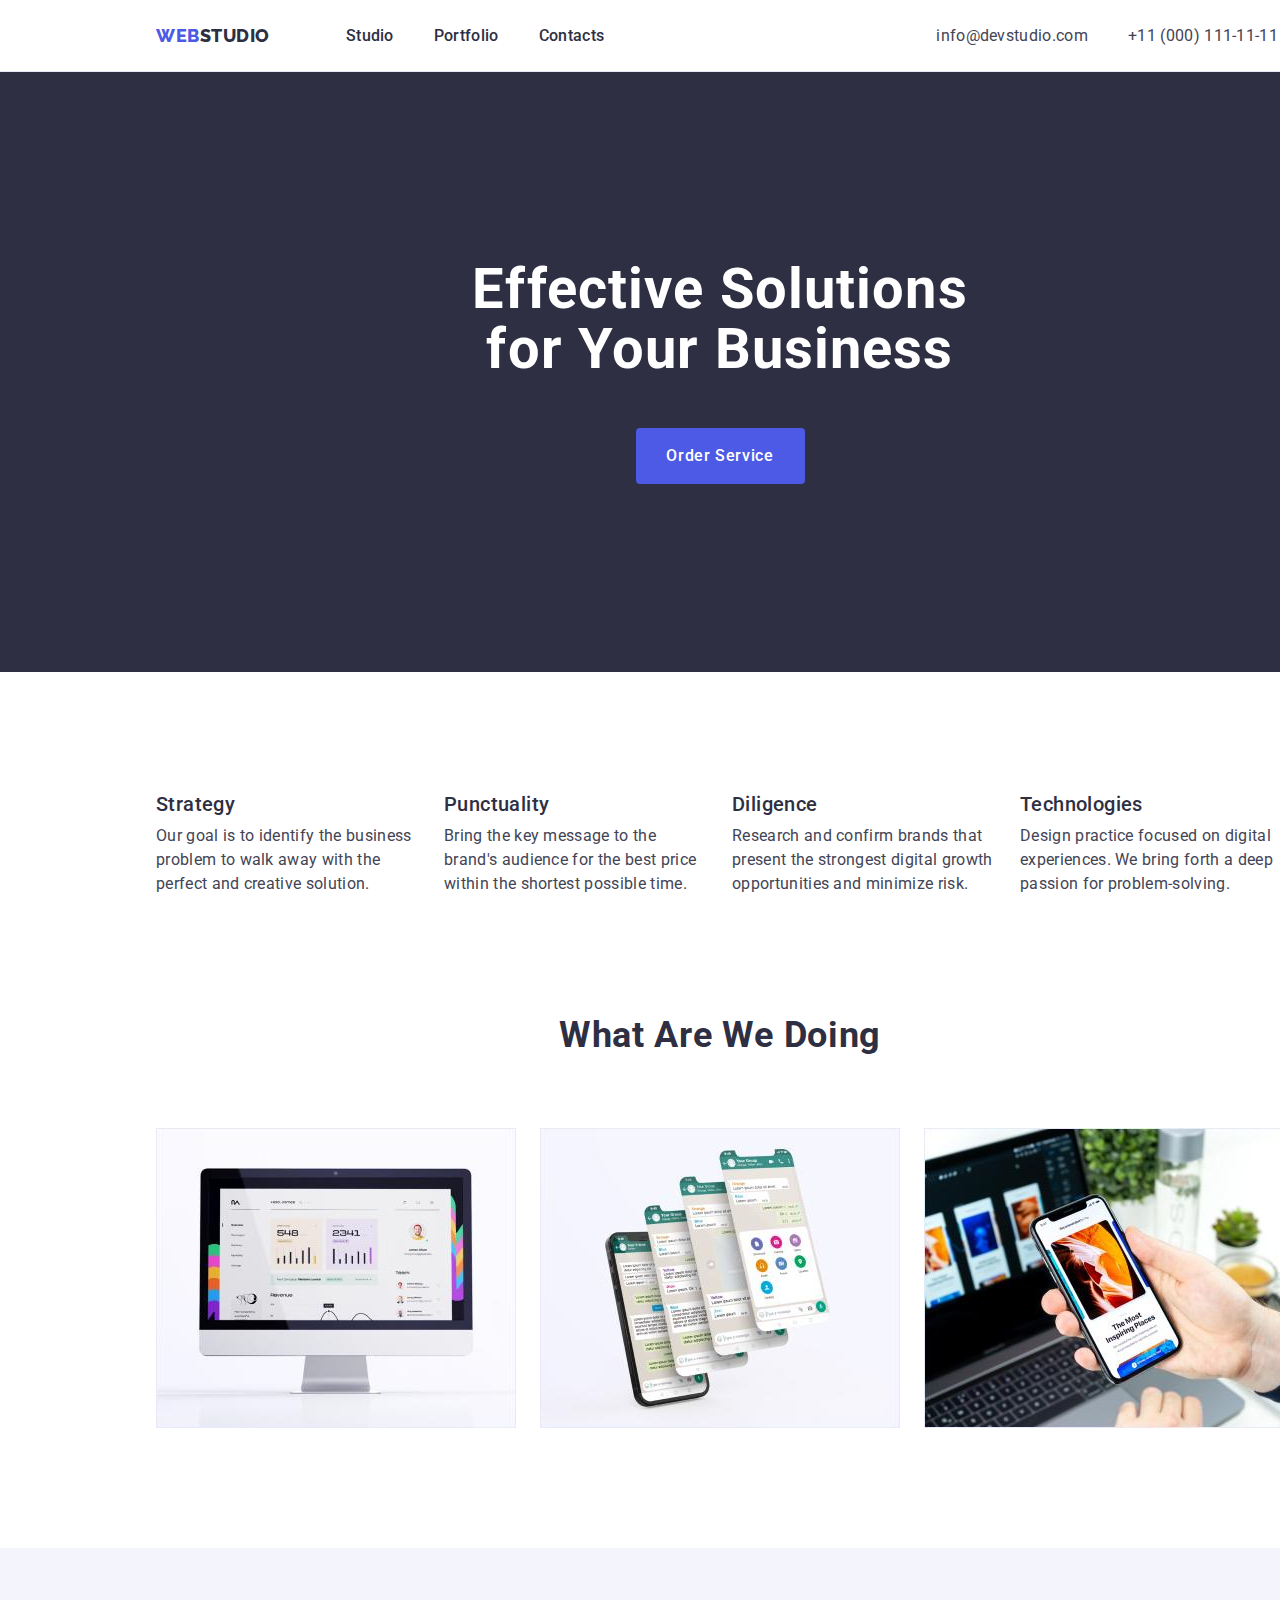
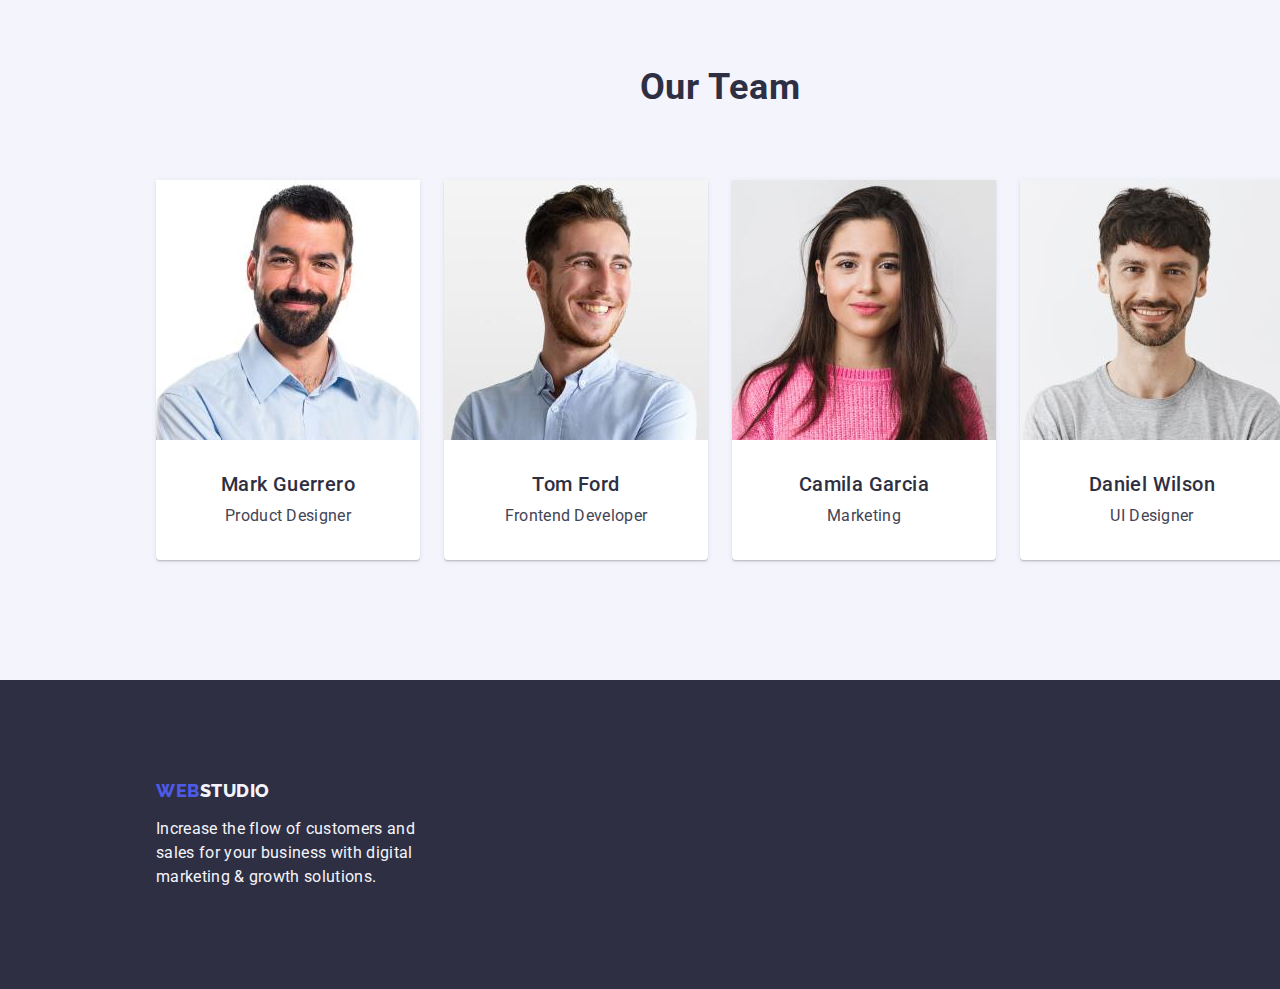
<file: index.html>
<!DOCTYPE html>
<html lang="en">
  <head>
    <meta charset="UTF-8" />
    <meta http-equiv="X-UA-Compatible" content="IE=edge" />
    <meta name="viewport" content="width=device-width, initial-scale=1.0" />
    <link rel="preconnect" href="https://fonts.googleapis.com" />
    <link rel="preconnect" href="https://fonts.gstatic.com" crossorigin />
    <link
      href="https://fonts.googleapis.com/css2?family=Raleway:wght@800&family=Roboto:wght@400;500;700;900&display=swap"
      rel="stylesheet"
    />
    <link rel="stylesheet" href="./css/modern-normalize.min.css" />
    <link rel="stylesheet" href="./css/styles.css" />
    <title>Studio</title>
  </head>
  <body>
    <!-- <div class="container"> -->
    <!-- header -->
    <header class="header">
      <div class="header-div container">
        <nav class="header-nav">
          <!-- logo -->

          <a class="header-logo-main link" href="./index.html"
            >Web<span class="header-logo-part">Studio</span></a
          >
          <!-- menu -->
          <!-- использовать ли тут меню, или лучше юл? по семантике вроде как лучше меню? -->
          <ul class="list header-list">
            <li class="header-menu-list">
              <a class="header-menu-list-properties link" href="./index.html"
                >Studio</a
              >
            </li>
            <li class="header-menu-list">
              <a
                class="header-menu-list-properties link"
                href="./portfolio.html"
                >Portfolio</a
              >
            </li>
            <li class="header-menu-list">
              <a class="header-menu-list-properties link" href="">Contacts</a>
            </li>
          </ul>
        </nav>
        <!-- contacts -->
        <address class="header-contacts">
          <ul class="list header-contacts-list">
            <li class="contacts-item">
              <a class="contacts-link link" href="mailto:info@devstudio.com"
                >info@devstudio.com</a
              >
            </li>
            <li class="contacts-item">
              <a class="contacts-link link" href="tel:+110001111111"
                >+11 (000) 111-11-11</a
              >
            </li>
          </ul>
        </address>
      </div>
    </header>

    <!-- block solutions/ welcome page -->
    <main>
      <section class="welcome-page">
        <div class="container hero">
          <h1 class="h-one">Effective Solutions for Your Business</h1>
          <!-- <input type="button" value="Order Service" /> -->
          <button class="main-button" type="button">Order Service</button>
        </div>
      </section>

      <!-- section one goals -->
      <section class="our-goal">
        <div class="goal-container container">
          <h2 class="visually-hidden">Our Goal</h2>
          <ul class="goal-list list">
            <li class="goal-list-li">
              <h3 class="h-three">Strategy</h3>
              <p class="goal-p">
                Our goal is to identify the business problem to walk away with
                the perfect and creative solution.
              </p>
            </li>
            <li class="goal-list-li">
              <h3 class="h-three">Punctuality</h3>
              <p class="goal-p">
                Bring the key message to the brand's audience for the best price
                within the shortest possible time.
              </p>
            </li>
            <li class="goal-list-li">
              <h3 class="h-three">Diligence</h3>
              <p class="goal-p">
                Research and confirm brands that present the strongest digital
                growth opportunities and minimize risk.
              </p>
            </li>
            <li class="goal-list-li">
              <h3 class="h-three">Technologies</h3>
              <p class="goal-p">
                Design practice focused on digital experiences. We bring forth a
                deep passion for problem-solving.
              </p>
            </li>
          </ul>
        </div>
      </section>
      <!-- section two about our job -->
      <!-- по поводу альтов у данных изображений возникают сомнения -->
      <section class="section-two">
        <div class="do-container container">
          <h2 class="h-two">What are we doing</h2>
          <ul class="images-list list">
            <li class="images-work">
              <img
                src="./images/desktopapp.jpg"
                alt="desktop app"
                width="360"
                height="300"
              />
            </li>
            <li class="images-work">
              <img
                src="./images/mobilesupport.jpg"
                alt="mobile support"
                width="360"
                height="300"
              />
            </li>
            <li class="images-work">
              <img
                src="./images/mobileapp.jpg"
                alt="mobile app"
                width="360"
                height="300"
              />
            </li>
          </ul>
        </div>
      </section>

      <section class="section-employee">
        <div class="employee-container container">
          <h2 class="h-two">Our Team</h2>
          <ul class="employee-list list">
            <li class="employee-card">
              <img
                src="./images/employeephoto1.jpg"
                alt="Mark Guerrero photo"
                width="264"
                height="260"
              />
              <div class="employee-card-text">
                <h3 class="h-three">Mark Guerrero</h3>
                <p class="goal-p">Product Designer</p>
              </div>
            </li>
            <li class="employee-card">
              <img
                src="./images/employeephoto2.jpg"
                alt="Tom Ford photo"
                width="264"
                height="260"
              />
              <div class="employee-card-text">
                <h3 class="h-three">Tom Ford</h3>
                <p class="goal-p">Frontend Developer</p>
              </div>
            </li>
            <li class="employee-card">
              <img
                src="./images/employeephoto3.jpg"
                alt="Camila Garcia photo"
                width="264"
                height="260"
              />
              <div class="employee-card-text">
                <h3 class="h-three">Camila Garcia</h3>
                <p class="goal-p">Marketing</p>
              </div>
            </li>
            <li class="employee-card">
              <img
                src="./images/employeephoto4.jpg"
                alt="Daniel Wilson photo"
                width="264"
                height="260"
              />
              <div class="employee-card-text">
                <h3 class="h-three">Daniel Wilson</h3>
                <p class="goal-p">UI Designer</p>
              </div>
              <!-- <ul class="social-media-list">
              <li>
                <div class="social-meadia-instagram">
                  <a
                    class="instagram-icon"
                    href="https://www.instagram.com/"
                    target="_blank"
                    ><img src="./images/instagram.svg" alt="instagram logo"
                  /></a>
                </div>
              </li>
              <li>
                <div class="social-meadia-twitter">
                  <a
                    class="instagram-twitter"
                    href="https://www.twitter.com/"
                    target="_blank"
                    ><img src="./images/twitter.svg" alt="twitter logo"
                  /></a>
                </div>
              </li>
              <li>
                <div class="social-meadia-facebook">
                  <a
                    class="instagram-facebook"
                    href="https://www.facebook.com/"
                    target="_blank"
                    ><img src="./images/facebook.svg" alt="facebook logo"
                  /></a>
                </div>
              </li>
              <li>
                <div class="social-meadia-linkedin">
                  <a
                    class="instagram-linkedin"
                    href="https://www.linkedin.com/"
                    target="_blank"
                    ><img src="./images/linkedin.svg" alt="linkedin logo"
                  /></a>
                </div>
              </li>
            </ul> -->
            </li>
          </ul>
        </div>
      </section>
    </main>

    <footer class="footer-main">
      <div class="footer-container container">
        <a class="footer-logo-main link" href="./index.html"
          >Web<span class="footer-logo-part">Studio</span></a
        >

        <p class="footer-text">
          Increase the flow of customers and <br />
          sales for your business with digital <br />
          marketing & growth solutions.
        </p>
      </div>
    </footer>
    <!-- </div> -->
  </body>
</html>
</file>
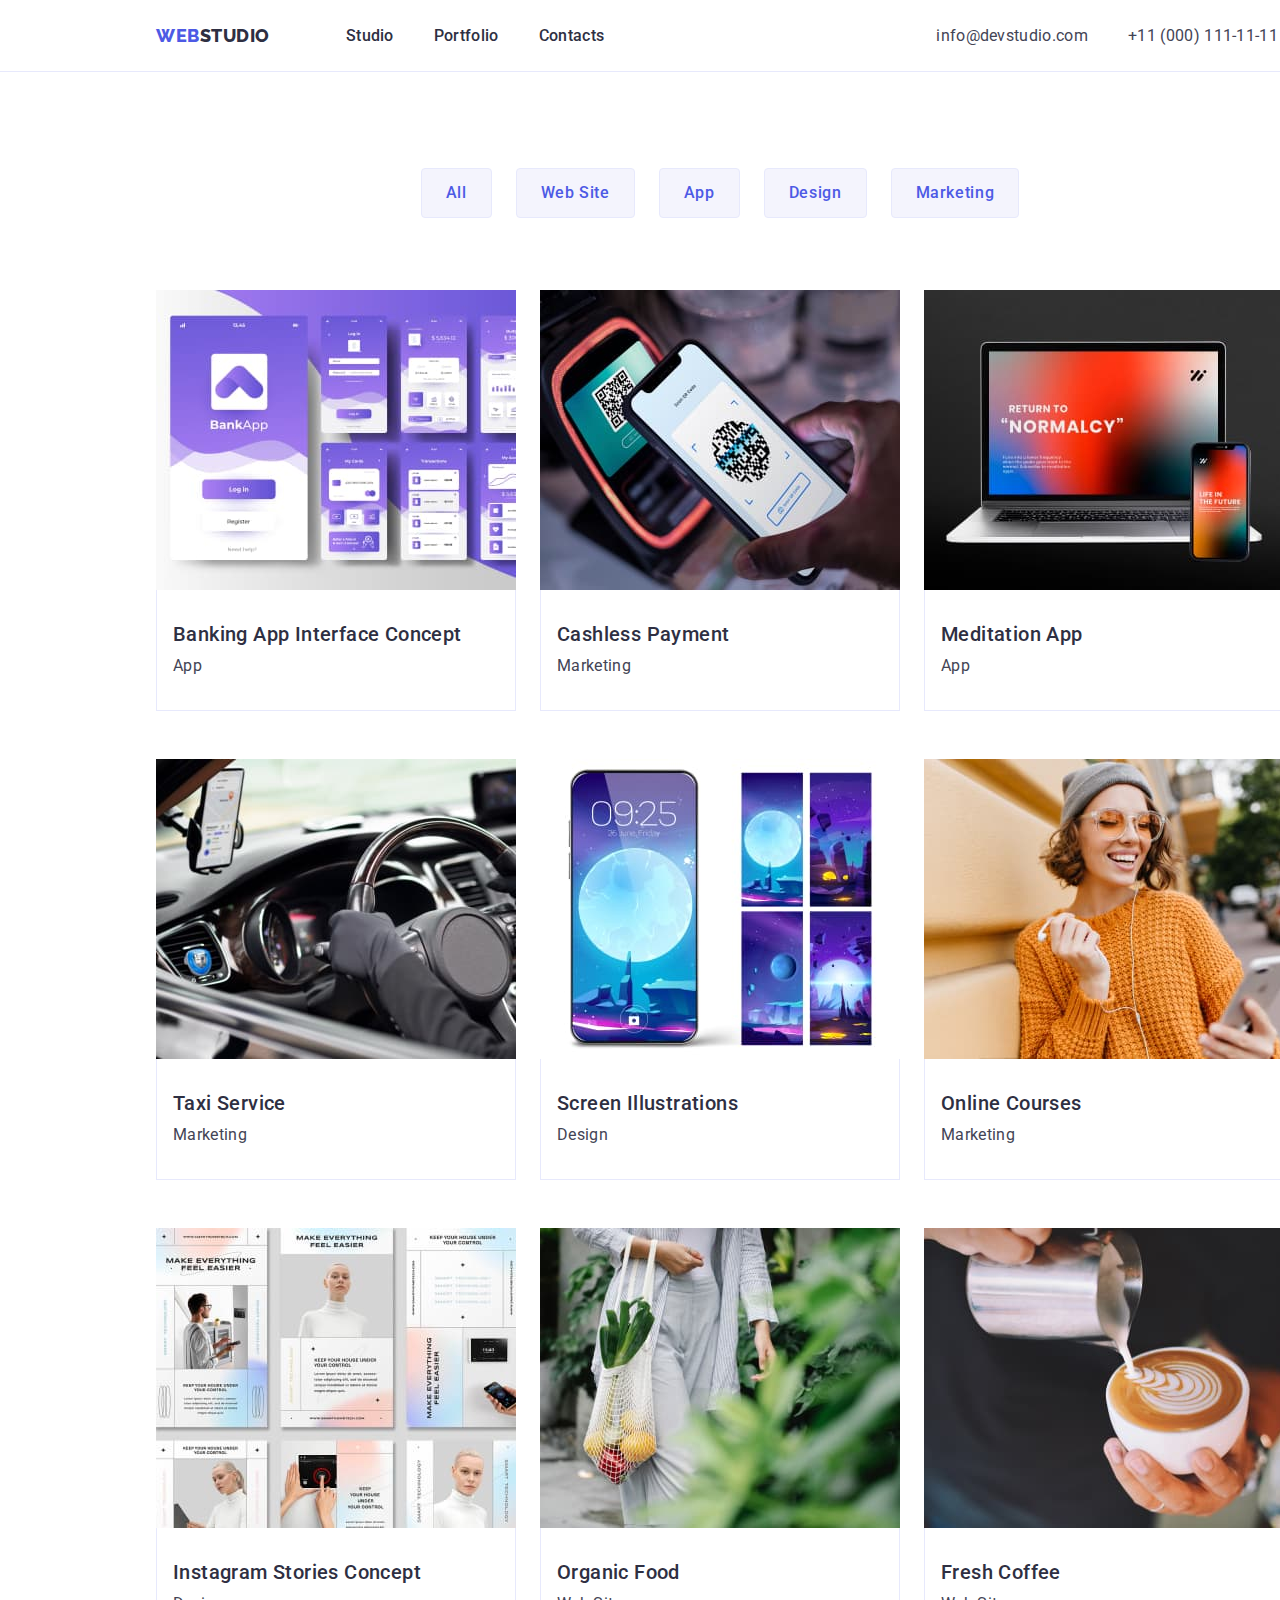
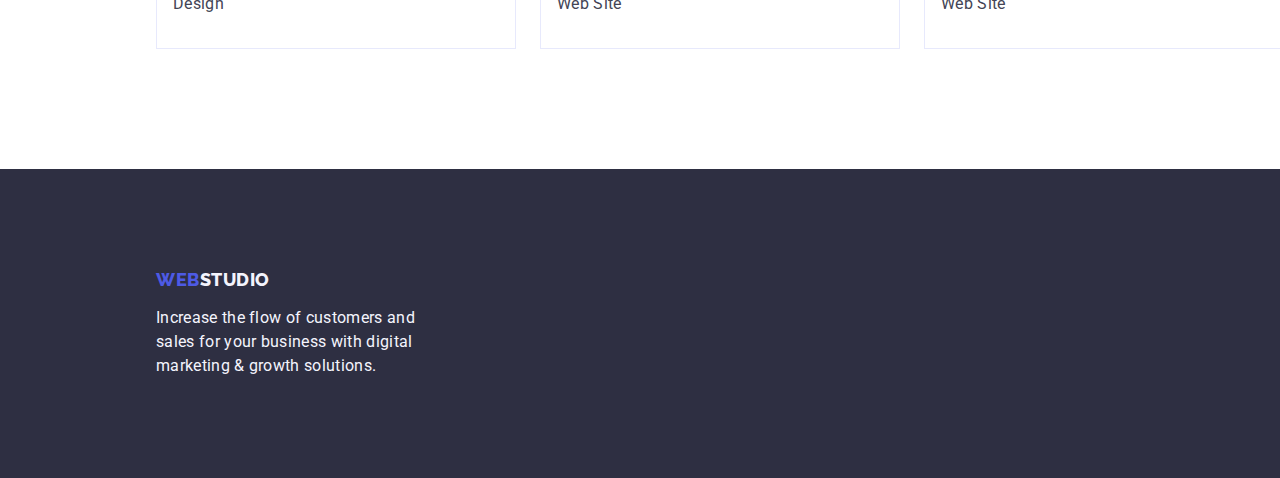
<file: portfolio.html>
<!DOCTYPE html>
<html lang="en">
  <head>
    <meta charset="UTF-8" />
    <meta http-equiv="X-UA-Compatible" content="IE=edge" />
    <meta name="viewport" content="width=device-width, initial-scale=1.0" />
    <link rel="preconnect" href="https://fonts.googleapis.com" />
    <link rel="preconnect" href="https://fonts.gstatic.com" crossorigin />
    <link
      href="https://fonts.googleapis.com/css2?family=Raleway:wght@800&family=Roboto:wght@400;500;700;900&display=swap"
      rel="stylesheet"
    />
    <link rel="stylesheet" href="./css/modern-normalize.min.css" />
    <link rel="stylesheet" href="./css/styles.css" />
    <title>Portfolio</title>
  </head>
  <body>
    <!-- header -->
    <header class="header">
      <div class="header-div container">
        <nav class="header-nav">
          <!-- logo -->

          <a class="header-logo-main link" href="./index.html"
            >Web<span class="header-logo-part">Studio</span></a
          >
          <!-- menu -->
          <!-- использовать ли тут меню, или лучше юл? по семантике вроде как лучше меню? -->
          <ul class="list header-list">
            <li class="header-menu-list">
              <a class="header-menu-list-properties link" href="./index.html"
                >Studio</a
              >
            </li>
            <li class="header-menu-list">
              <a
                class="header-menu-list-properties link"
                href="./portfolio.html"
                >Portfolio</a
              >
            </li>
            <li class="header-menu-list">
              <a class="header-menu-list-properties link" href="">Contacts</a>
            </li>
          </ul>
        </nav>
        <!-- contacts -->
        <address class="header-contacts">
          <ul class="list header-contacts-list">
            <li class="contacts-item">
              <a class="contacts-link link" href="mailto:info@devstudio.com"
                >info@devstudio.com</a
              >
            </li>
            <li class="contacts-item">
              <a class="contacts-link link" href="tel:+110001111111"
                >+11 (000) 111-11-11</a
              >
            </li>
          </ul>
        </address>
      </div>
    </header>
    <main>
      <section class="projects-section">
        <div class="projects-container container">
          <h1 class="visually-hidden">Our Projects</h1>
          <ul class="projects-list list">
            <li><button class="portfolio-button" type="button">All</button></li>
            <li>
              <button class="portfolio-button" type="button">Web Site</button>
            </li>
            <li><button class="portfolio-button" type="button">App</button></li>
            <li>
              <button class="portfolio-button" type="button">Design</button>
            </li>
            <li>
              <button class="portfolio-button" type="button">Marketing</button>
            </li>
          </ul>

          <ul class="projects-card list">
            <li class="projects-card-list">
              <a class="link" href=""
                ><img
                  src="./images/bankingappinterfaceconcept.jpg"
                  alt="Banking App Interface Concept"
                  width="360"
                  height="300"
                />
                <div class="projects-card-list-content">
                  <h2 class="h-two-portfolio">Banking App Interface Concept</h2>
                  <p class="goal-p">App</p>
                </div>
              </a>
            </li>
            <li class="projects-card-list">
              <a class="link" href=""
                ><img
                  src="./images/cashlesspayment.jpg"
                  alt="Cashless Payment"
                  width="360"
                  height="300"
                />
                <div class="projects-card-list-content">
                  <h2 class="h-two-portfolio">Cashless Payment</h2>
                  <p class="goal-p">Marketing</p>
                </div>
              </a>
            </li>
            <li class="projects-card-list">
              <a class="link" href=""
                ><img
                  src="./images/meditationapp.jpg"
                  alt="Meditation App"
                  width="360"
                  height="300"
                />
                <div class="projects-card-list-content">
                  <h2 class="h-two-portfolio">Meditation App</h2>
                  <p class="goal-p">App</p>
                </div>
              </a>
            </li>
            <li class="projects-card-list">
              <a class="link" href=""
                ><img
                  src="./images/taxiservice.jpg"
                  alt="Taxi Service"
                  width="360"
                  height="300"
                />
                <div class="projects-card-list-content">
                  <h2 class="h-two-portfolio">Taxi Service</h2>
                  <p class="goal-p">Marketing</p>
                </div>
              </a>
            </li>
            <li class="projects-card-list">
              <a class="link" href=""
                ><img
                  src="./images/screenillustrations.jpg"
                  alt="Screen Illustrations"
                  width="360"
                  height="300"
                />
                <div class="projects-card-list-content">
                  <h2 class="h-two-portfolio">Screen Illustrations</h2>
                  <p class="goal-p">Design</p>
                </div>
              </a>
            </li>
            <li class="projects-card-list">
              <a class="link" href=""
                ><img
                  src="./images/onlinecourses.jpg"
                  alt="Online Courses"
                  width="360"
                  height="300"
                />
                <div class="projects-card-list-content">
                  <h2 class="h-two-portfolio">Online Courses</h2>
                  <p class="goal-p">Marketing</p>
                </div>
              </a>
            </li>
            <li class="projects-card-list">
              <a class="link" href=""
                ><img
                  src="./images/instagramstoriesconcept.jpg"
                  alt="Instagram Stories Concept"
                  width="360"
                  height="300"
                />
                <div class="projects-card-list-content">
                  <h2 class="h-two-portfolio">Instagram Stories Concept</h2>
                  <p class="goal-p">Design</p>
                </div>
              </a>
            </li>
            <li class="projects-card-list">
              <a class="link" href="">
                <img
                  src="./images/organicfood.jpg"
                  alt="Organic Food"
                  width="360"
                  height="300"
                />
                <div class="projects-card-list-content">
                  <h2 class="h-two-portfolio">Organic Food</h2>
                  <p class="goal-p">Web Site</p>
                </div>
              </a>
            </li>
            <li class="projects-card-list">
              <a class="link" href="">
                <img
                  src="./images/freshcoffee.jpg"
                  alt="Fresh Coffee"
                  width="360"
                  height="300"
                />
                <div class="projects-card-list-content">
                  <h2 class="h-two-portfolio">Fresh Coffee</h2>
                  <p class="goal-p">Web Site</p>
                </div>
              </a>
            </li>
          </ul>
        </div>
      </section>
    </main>
    <footer class="footer-main">
      <div class="footer-container container">
        <a class="footer-logo-main link" href="./index.html"
          >Web<span class="footer-logo-part">Studio</span></a
        >

        <p class="footer-text">
          Increase the flow of customers and <br />
          sales for your business with digital <br />
          marketing & growth solutions.
        </p>
      </div>
    </footer>
  </body>
</html>
</file>
<file: css/styles.css>
body {
  font-family: "Roboto", sans-serif;
  color: #434455;
  background-color: #ffffff;
  width: 1440px;
  margin: 0 auto;
}

.container {
  -webkit-box-align: center;
      -ms-flex-align: center;
          align-items: center;
  width: 1158px;
  margin: 0 auto;
  padding: 0 15px;
}

.header {
  background-color: #ffffff;
  border-bottom: 1px solid #e7e9fc;
  height: 72px;
  display: -webkit-box;
  display: -ms-flexbox;
  display: flex;
  -webkit-box-pack: center;
      -ms-flex-pack: center;
          justify-content: center;
}
.header .header-div {
  display: -webkit-box;
  display: -ms-flexbox;
  display: flex;
}
.header .header-div .header-nav {
  display: -webkit-box;
  display: -ms-flexbox;
  display: flex;
  -webkit-box-align: center;
      -ms-flex-align: center;
          align-items: center;
}
.header .header-div .header-nav .header-list {
  display: -webkit-box;
  display: -ms-flexbox;
  display: flex;
  margin-right: 332px;
  gap: 40px;
  -webkit-box-align: start;
      -ms-flex-align: start;
          align-items: flex-start;
}
.header .header-div .header-nav .header-list .header-menu-list-properties {
  color: #2e2f42;
  font-size: 16px;
  font-weight: 500;
  line-height: 1.5;
  letter-spacing: 0.02em;
  padding: 24px 0;
}
.header .header-div .header-nav .header-list .header-menu-list-properties:hover, .header .header-div .header-nav .header-list .header-menu-list-properties:focus {
  color: #404bbf;
}
.header .header-div .header-nav .header-logo-main {
  color: #4d5ae5;
  font-family: "Raleway", sans-serif;
  font-size: 18px;
  font-weight: 800;
  text-transform: uppercase;
  line-height: 1.17;
  letter-spacing: 0.03em;
  margin-right: 76px;
}
.header .header-div .header-nav .header-logo-main .header-logo-part {
  color: #2e2f42;
}
.header .header-div .header-contacts {
  font-style: normal;
}
.header .header-div .header-contacts .header-contacts-list {
  display: -webkit-box;
  display: -ms-flexbox;
  display: flex;
  gap: 40px;
}
.header .header-div .header-contacts .header-contacts-list .contacts-link {
  color: inherit;
  font-size: 16px;
  line-height: 1.5;
  letter-spacing: 0.02em;
}
.header .header-div .header-contacts .header-contacts-list .contacts-link:hover, .header .header-div .header-contacts .header-contacts-list .contacts-link:focus {
  color: #404bbf;
}

.footer-main {
  background-color: #2e2f42;
  padding: 100px 0;
}
.footer-main .footer-logo-main {
  display: inline-block;
  color: #4d5ae5;
  font-family: "Raleway", sans-serif;
  font-size: 18px;
  font-weight: 800;
  text-transform: uppercase;
  line-height: 1.17;
  letter-spacing: 0.03em;
  margin-bottom: 16px;
}
.footer-main .footer-logo-main .footer-logo-part {
  color: #f4f4fd;
}
.footer-main .footer-text {
  max-width: 264px;
  font-size: 16px;
  color: #f4f4fd;
  letter-spacing: 0.02em;
  line-height: 1.5;
}

.list {
  list-style: none;
}

.link {
  text-decoration: none;
}

.h-one {
  color: #ffffff;
  font-size: 56px;
  line-height: 1.07;
  letter-spacing: 0.02em;
}

.h-two {
  color: #2e2f42;
  font-size: 36px;
  line-height: 1.11;
  text-transform: capitalize;
  letter-spacing: 0.02em;
  text-align: center;
}

.goal-p {
  color: #434455;
  font-size: 16px;
  line-height: 1.5;
  letter-spacing: 0.02em;
}

.h-three {
  color: #2e2f42;
  font-size: 20px;
  font-weight: 500;
  line-height: 1.2;
  letter-spacing: 0.02em;
}

.h-two-portfolio {
  color: #2e2f42;
  font-size: 20px;
  font-weight: 500;
  line-height: 1.2;
  letter-spacing: 0.02em;
}

.main-button {
  font-family: "Roboto", sans-serif;
  font-weight: 500;
  background-color: #4d5ae5;
  color: #ffffff;
  font-size: 16px;
  cursor: pointer;
  line-height: 1.5;
  letter-spacing: 0.04em;
  height: 56px;
}
.main-button:hover, .main-button:focus {
  background-color: #404bbf;
}

.portfolio-button {
  font-family: "Roboto", sans-serif;
  font-weight: 500;
  background-color: #f4f4fd;
  color: #4d5ae5;
  font-size: 16px;
  cursor: pointer;
  line-height: 1.5;
  letter-spacing: 0.04em;
  padding: 12px 24px;
  border-radius: 4px;
  border: 1px solid #e7e9fc;
}
.portfolio-button:hover, .portfolio-button:focus {
  background-color: #404bbf;
  color: #ffffff;
  border: 1px solid transparent;
}

.welcome-page {
  display: -webkit-box;
  display: -ms-flexbox;
  display: flex;
  -ms-flex-negative: 0;
      flex-shrink: 0;
  width: 1440px;
  background-color: #2e2f42;
  color: #ffffff;
  padding: 188px 0;
  text-align: center;
}
.welcome-page .h-one {
  max-width: 496px;
  margin: 0 auto;
}
.welcome-page .main-button {
  display: block;
  min-width: 169px;
  border: none;
  border-radius: 4px;
  margin: 48px auto 0;
}

.visually-hidden {
  position: absolute;
  width: 1px;
  height: 1px;
  padding: 0;
  margin: -1px;
  overflow: hidden;
  clip: rect(0, 0, 0, 0);
  -webkit-clip-path: inset(100%);
          clip-path: inset(100%);
  white-space: nowrap;
  border: 0;
}

.our-goal {
  padding: 120px 0;
}
.our-goal .goal-container {
  display: -webkit-box;
  display: -ms-flexbox;
  display: flex;
  -ms-flex-negative: 0;
      flex-shrink: 0;
}
.our-goal .goal-container .goal-list {
  display: -webkit-box;
  display: -ms-flexbox;
  display: flex;
  gap: 24px;
}
.our-goal .goal-container .goal-list .goal-list-li {
  display: -webkit-box;
  display: -ms-flexbox;
  display: flex;
  width: calc((100% - 72px) / 4);
  -webkit-box-orient: vertical;
  -webkit-box-direction: normal;
      -ms-flex-direction: column;
          flex-direction: column;
  -webkit-box-align: start;
      -ms-flex-align: start;
          align-items: flex-start;
}
.our-goal .goal-container .goal-list .goal-list-li .h-three {
  margin-bottom: 8px;
}
.our-goal .goal-container .goal-list .goal-list-li .goal-p {
  margin: 0;
  padding: 0;
}

.section-two {
  padding: 0 0 120px 0;
}
.section-two .do-container {
  display: -webkit-box;
  display: -ms-flexbox;
  display: flex;
  -webkit-box-orient: vertical;
  -webkit-box-direction: normal;
      -ms-flex-direction: column;
          flex-direction: column;
}
.section-two .do-container .h-two {
  margin-bottom: 72px;
  text-align: center;
}
.section-two .do-container .images-list {
  display: -webkit-box;
  display: -ms-flexbox;
  display: flex;
  gap: 24px;
  -ms-flex-negative: 0;
      flex-shrink: 0;
}
.section-two .do-container .images-list .images-work {
  display: -webkit-inline-box;
  display: -ms-inline-flexbox;
  display: inline-flex;
  width: calc((100% - 48px) / 3);
  -webkit-box-orient: vertical;
  -webkit-box-direction: normal;
      -ms-flex-direction: column;
          flex-direction: column;
  -webkit-box-align: start;
      -ms-flex-align: start;
          align-items: flex-start;
}

.section-employee {
  padding: 120px 0;
  background: #f4f4fd;
}
.section-employee .employee-container {
  display: -webkit-box;
  display: -ms-flexbox;
  display: flex;
  -webkit-box-orient: vertical;
  -webkit-box-direction: normal;
      -ms-flex-direction: column;
          flex-direction: column;
}
.section-employee .employee-container .h-two {
  margin-bottom: 72px;
  text-align: center;
}
.section-employee .employee-container .employee-list {
  display: -webkit-box;
  display: -ms-flexbox;
  display: flex;
  gap: 24px;
  -ms-flex-negative: 0;
      flex-shrink: 0;
}
.section-employee .employee-container .employee-list .employee-card {
  display: -webkit-inline-box;
  display: -ms-inline-flexbox;
  display: inline-flex;
  width: calc((100% - 72px) / 4);
  -webkit-box-orient: vertical;
  -webkit-box-direction: normal;
      -ms-flex-direction: column;
          flex-direction: column;
  -webkit-box-align: center;
      -ms-flex-align: center;
          align-items: center;
  -webkit-box-pack: center;
      -ms-flex-pack: center;
          justify-content: center;
  border-radius: 0px 0px 4px 4px;
  background: #ffffff;
  -webkit-box-shadow: 0px 2px 1px 0px rgba(46, 47, 66, 0.08), 0px 1px 1px 0px rgba(46, 47, 66, 0.16), 0px 1px 6px 0px rgba(46, 47, 66, 0.08);
          box-shadow: 0px 2px 1px 0px rgba(46, 47, 66, 0.08), 0px 1px 1px 0px rgba(46, 47, 66, 0.16), 0px 1px 6px 0px rgba(46, 47, 66, 0.08);
}
.section-employee .employee-container .employee-list .employee-card .employee-card-text {
  display: -webkit-box;
  display: -ms-flexbox;
  display: flex;
  width: 232px;
  -webkit-box-orient: vertical;
  -webkit-box-direction: normal;
      -ms-flex-direction: column;
          flex-direction: column;
  -webkit-box-pack: center;
      -ms-flex-pack: center;
          justify-content: center;
  -webkit-box-align: center;
      -ms-flex-align: center;
          align-items: center;
  padding: 32px 16px;
}
.section-employee .employee-container .employee-list .employee-card .employee-card-text .h-three {
  text-align: center;
  margin-bottom: 8px;
}
.section-employee .employee-container .employee-list .employee-card .employee-card-text .goal-p {
  text-align: center;
}

.projects-section {
  padding: 96px 0 120px 0;
}
.projects-section .projects-list {
  display: -webkit-box;
  display: -ms-flexbox;
  display: flex;
  -webkit-box-pack: center;
      -ms-flex-pack: center;
          justify-content: center;
  gap: 24px;
  margin-bottom: 72px;
}

.projects-card {
  display: -webkit-box;
  display: -ms-flexbox;
  display: flex;
  -ms-flex-wrap: wrap;
      flex-wrap: wrap;
  -webkit-column-gap: 24px;
     -moz-column-gap: 24px;
          column-gap: 24px;
  row-gap: 48px;
}
.projects-card .projects-card-list {
  width: calc((100% - 48px) / 3);
}
.projects-card .projects-card-list .projects-card-list-content {
  padding: 32px 16px;
  border: 1px solid #e7e9fc;
  border-top: none;
}
.projects-card .projects-card-list .projects-card-list-content .h-two-portfolio {
  margin-bottom: 8px;
}/*# sourceMappingURL=styles.css.map */
</file>
